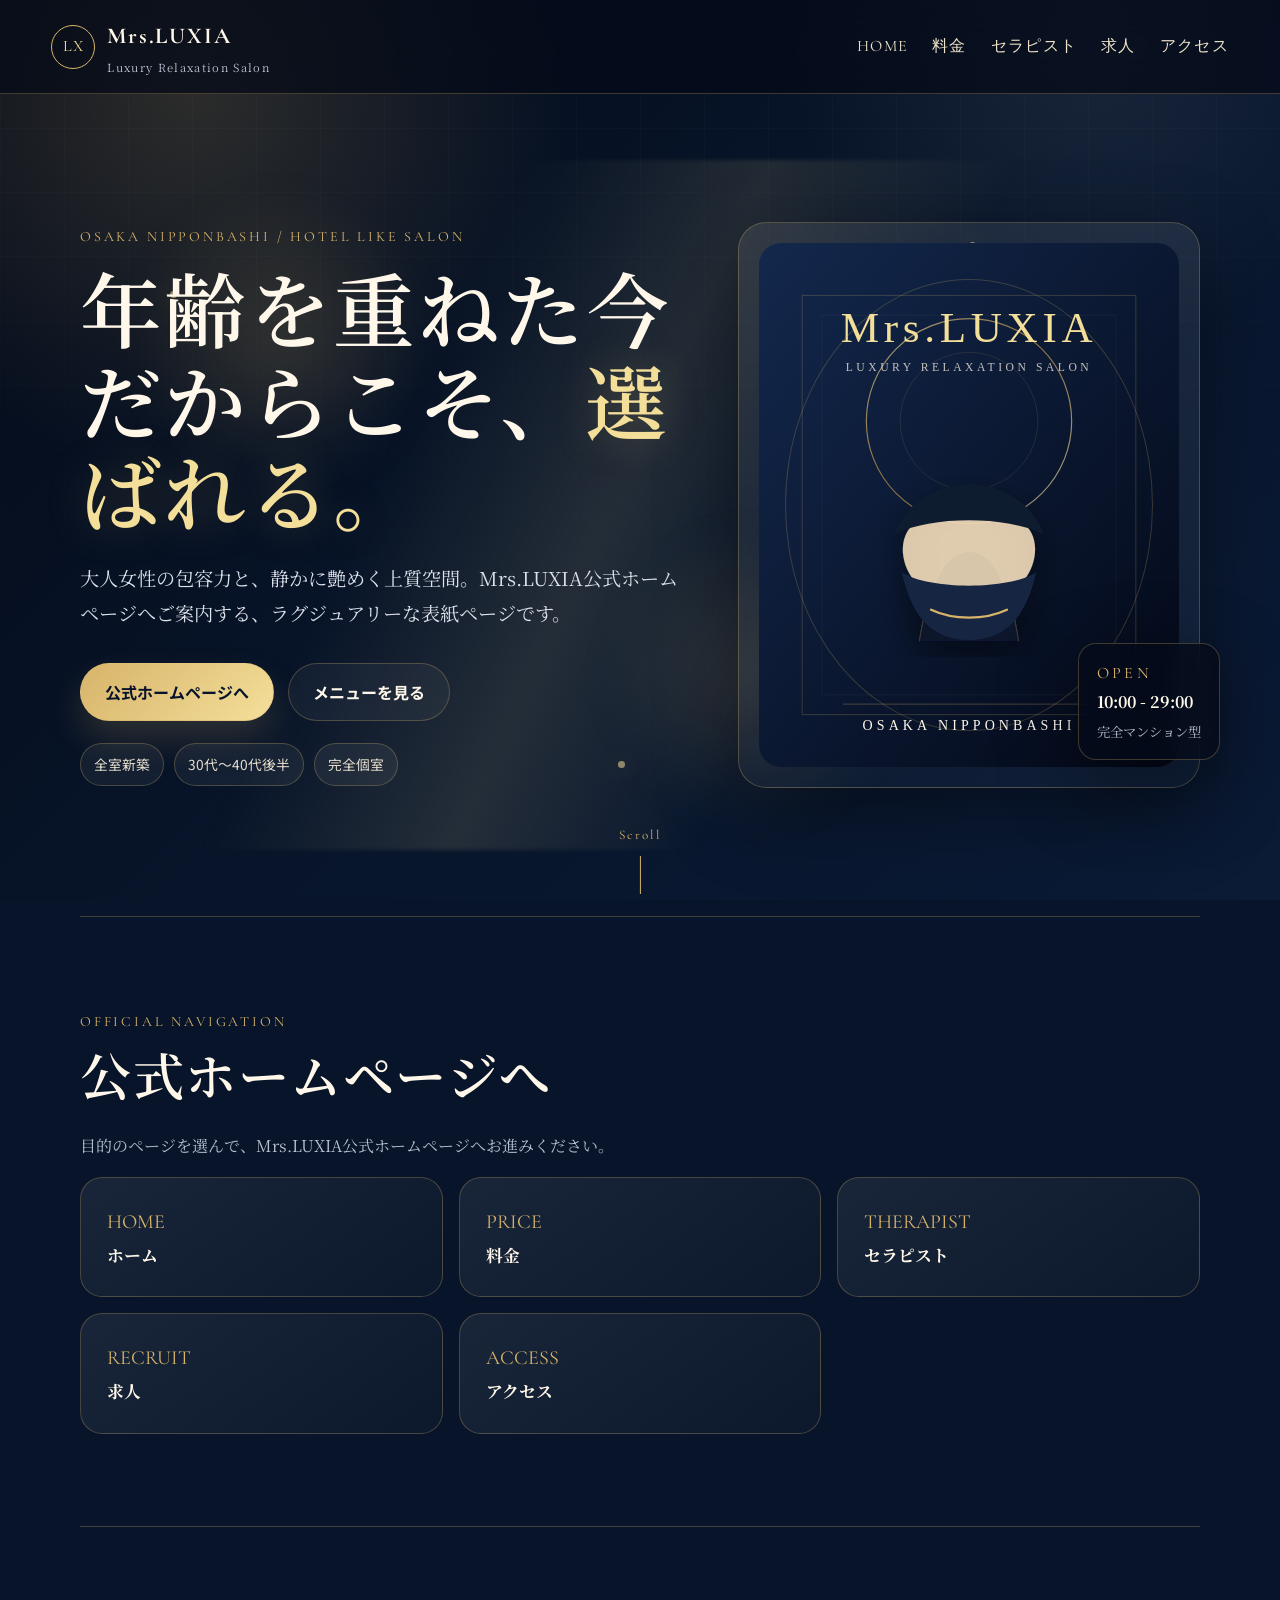
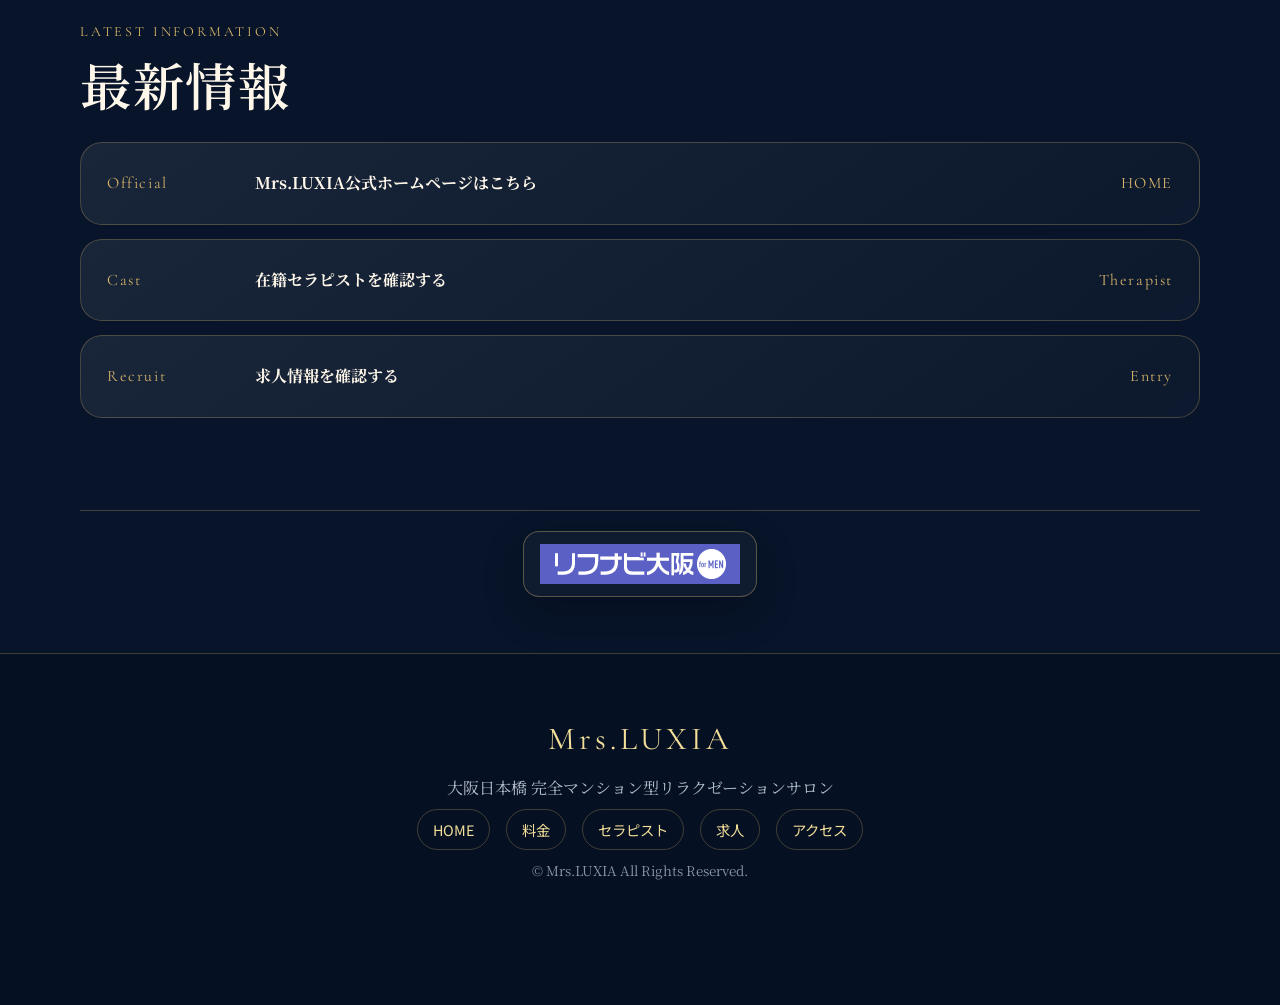
<file: index.html>
<!doctype html>
<html lang="ja">
<head>
  <meta charset="utf-8">
  <meta name="viewport" content="width=device-width, initial-scale=1">
  <title>Mrs.LUXIA｜大阪日本橋 高級リラクゼーションサロン</title>
  <meta name="description" content="Mrs.LUXIA（ミセスラクシア）は大阪日本橋の完全マンション型リラクゼーションサロン。公式ホームページへの表紙ページです。HOME・料金・セラピスト・求人・アクセスへご案内します。">
  <meta name="keywords" content="Mrs.LUXIA,ミセスラクシア,大阪,日本橋,メンズエステ,リラクゼーション,完全マンション型,ミセス,熟女,高級メンズエステ">
  <meta name="robots" content="index, follow, max-image-preview:large">
  <meta name="format-detection" content="telephone=no">
  <link rel="canonical" href="https://noriof12.github.io/Mrs-LUXIA-Livedoor/">
  <meta property="og:type" content="website">
  <meta property="og:title" content="Mrs.LUXIA｜大阪日本橋 高級リラクゼーションサロン">
  <meta property="og:description" content="年齢を重ねた今だからこそ選ばれる。Mrs.LUXIA公式ホームページへの表紙ページ。">
  <meta property="og:url" content="https://noriof12.github.io/Mrs-LUXIA-Livedoor/">
  <meta property="og:image" content="https://noriof12.github.io/Mrs-LUXIA-Livedoor/assets/img/ogp.svg">
  <meta name="twitter:card" content="summary_large_image">
  <meta name="theme-color" content="#071429">
  <link rel="icon" href="assets/img/favicon.svg" type="image/svg+xml">
  <link rel="manifest" href="manifest.webmanifest">
  <link rel="preconnect" href="https://fonts.googleapis.com">
  <link rel="preconnect" href="https://fonts.gstatic.com" crossorigin>
  <link href="https://fonts.googleapis.com/css2?family=Cormorant+Garamond:wght@500;600;700&family=Noto+Serif+JP:wght@400;500;600;700&family=Noto+Sans+JP:wght@400;500;700&display=swap" rel="stylesheet">
  <link rel="stylesheet" href="assets/css/style.css">
  <script type="application/ld+json">
  {"@context":"https://schema.org","@type":"LocalBusiness","name":"Mrs.LUXIA","alternateName":"ミセスラクシア","description":"大阪日本橋の完全マンション型リラクゼーションサロン。30代〜40代後半の上品な大人女性が在籍。","url":"https://nipponbashi-mrsluxia.com/","areaServed":"大阪日本橋","priceRange":"¥¥¥","image":"https://noriof12.github.io/Mrs-LUXIA-Livedoor/assets/img/ogp.svg","openingHours":"Mo-Su 10:00-29:00"}
  </script>
</head>
<body>
  <div class="loader" aria-hidden="true"><div><span>LX</span><strong>Mrs.LUXIA</strong></div></div>
  <div class="scroll-progress" aria-hidden="true"></div>
  <div class="page-bg" aria-hidden="true"><i></i><i></i><i></i></div>

  <header class="site-header" id="top">
    <a class="brand" href="#top" aria-label="Mrs.LUXIA トップへ"><span class="brand-mark">LX</span><span><strong>Mrs.LUXIA</strong><small>Luxury Relaxation Salon</small></span></a>
    <button class="nav-toggle" type="button" aria-label="メニューを開く" aria-expanded="false"><span></span><span></span></button>
    <nav class="global-nav" aria-label="メインナビゲーション">
      <a href="https://nipponbashi-mrsluxia.com/" target="_blank" rel="noopener">HOME</a>
      <a href="https://nipponbashi-mrsluxia.com/system/" target="_blank" rel="noopener">料金</a>
      <a href="https://nipponbashi-mrsluxia.com/cast/" target="_blank" rel="noopener">セラピスト</a>
      <a href="https://nipponbashi-mrsluxia.com/recruit/" target="_blank" rel="noopener">求人</a>
      <a href="https://nipponbashi-mrsluxia.com/access/" target="_blank" rel="noopener">アクセス</a>
    </nav>
  </header>

  <main>
    <section class="hero section reveal">
      <div class="hero-ambient" aria-hidden="true"><span></span><span></span><span></span><b></b></div>
      <div class="hero-copy">
        <p class="eyebrow">OSAKA NIPPONBASHI / HOTEL LIKE SALON</p>
        <h1 class="split-text">年齢を重ねた今<br>だからこそ、<span>選ばれる。</span></h1>
        <p class="lead">大人女性の包容力と、静かに艶めく上質空間。Mrs.LUXIA公式ホームページへご案内する、ラグジュアリーな表紙ページです。</p>
        <div class="hero-actions">
          <a class="btn primary shine" href="https://nipponbashi-mrsluxia.com/" target="_blank" rel="noopener">公式ホームページへ</a>
          <a class="btn ghost" href="#official-menu">メニューを見る</a>
        </div>
        <div class="hero-badges" aria-label="店舗特徴"><span>全室新築</span><span>30代〜40代後半</span><span>完全個室</span></div>
      </div>
      <div class="hero-visual">
        <div class="hero-card float-card" aria-label="Mrs.LUXIAイメージ"><div class="gold-ring"></div><img src="assets/img/hero.svg" alt="ネイビーとゴールドの高級ホテル風サロンイメージ" width="720" height="900" loading="eager"></div>
        <div class="status-card"><span>OPEN</span><strong>10:00 - 29:00</strong><small>完全マンション型</small></div>
      </div>
      <a href="#official-menu" class="scroll-cue" aria-label="下へスクロール">Scroll</a>
    </section>

    <section class="quick-menu section reveal" id="official-menu" aria-labelledby="menu-title">
      <p class="eyebrow">OFFICIAL NAVIGATION</p>
      <h2 id="menu-title">公式ホームページへ</h2>
      <p class="section-note">目的のページを選んで、Mrs.LUXIA公式ホームページへお進みください。</p>
      <div class="menu-grid luxia-cover-menu">
        <a href="https://nipponbashi-mrsluxia.com/" target="_blank" rel="noopener"><span>HOME</span><strong>ホーム</strong></a>
        <a href="https://nipponbashi-mrsluxia.com/system/" target="_blank" rel="noopener"><span>PRICE</span><strong>料金</strong></a>
        <a href="https://nipponbashi-mrsluxia.com/cast/" target="_blank" rel="noopener"><span>THERAPIST</span><strong>セラピスト</strong></a>
        <a href="https://nipponbashi-mrsluxia.com/recruit/" target="_blank" rel="noopener"><span>RECRUIT</span><strong>求人</strong></a>
        <a href="https://nipponbashi-mrsluxia.com/access/" target="_blank" rel="noopener"><span>ACCESS</span><strong>アクセス</strong></a>
      </div>
    </section>

    <section class="news section reveal" id="news">
      <p class="eyebrow">LATEST INFORMATION</p>
      <h2>最新情報</h2>
      <div class="news-list">
        <a href="https://nipponbashi-mrsluxia.com/" target="_blank" rel="noopener"><time>Official</time><strong>Mrs.LUXIA公式ホームページはこちら</strong><span>HOME</span></a>
        <a href="https://nipponbashi-mrsluxia.com/cast/" target="_blank" rel="noopener"><time>Cast</time><strong>在籍セラピストを確認する</strong><span>Therapist</span></a>
        <a href="https://nipponbashi-mrsluxia.com/recruit/" target="_blank" rel="noopener"><time>Recruit</time><strong>求人情報を確認する</strong><span>Entry</span></a>
      </div>
    </section>

    <section class="links section reveal partner-section" id="links" aria-label="掲載サイト">
      <div class="partner-links">
        <a href="https://osaka.refle.info/" target="_blank" rel="noopener" aria-label="リフナビを開く">
          <img src="assets/img/bunner200_2.gif" alt="リフナビ" width="200" height="40" loading="lazy">
        </a>
      </div>
    </section>
  </main>

  <footer class="site-footer"><a href="#top" class="footer-logo">Mrs.LUXIA</a><p>大阪日本橋 完全マンション型リラクゼーションサロン</p><p class="footer-links"><a href="https://nipponbashi-mrsluxia.com/" target="_blank" rel="noopener">HOME</a><a href="https://nipponbashi-mrsluxia.com/system/" target="_blank" rel="noopener">料金</a><a href="https://nipponbashi-mrsluxia.com/cast/" target="_blank" rel="noopener">セラピスト</a><a href="https://nipponbashi-mrsluxia.com/recruit/" target="_blank" rel="noopener">求人</a><a href="https://nipponbashi-mrsluxia.com/access/" target="_blank" rel="noopener">アクセス</a></p><small>© Mrs.LUXIA All Rights Reserved.</small></footer>
  <button class="to-top" type="button" aria-label="トップへ戻る">↑</button>
  <script src="assets/js/main.js"></script>
</body>
</html>
</file>
<file: assets/css/style.css>
:root{--navy:#071429;--navy2:#0d1e3b;--gold:#d7b46a;--gold2:#f4df9a;--ivory:#fff8ea;--muted:#b8c0d0;--line:rgba(215,180,106,.28);--glass:rgba(8,20,41,.72);--shadow:0 25px 80px rgba(0,0,0,.38);--radius:28px}*{box-sizing:border-box}html{scroll-behavior:smooth}body{margin:0;background:var(--navy);color:var(--ivory);font-family:'Noto Serif JP',serif;line-height:1.8;overflow-x:hidden}a{color:inherit;text-decoration:none}img{max-width:100%;height:auto;display:block}.loader{position:fixed;inset:0;z-index:999;background:#050b18;display:grid;place-items:center;transition:opacity .7s ease,visibility .7s ease}.loader.is-hide{opacity:0;visibility:hidden}.loader div{text-align:center;animation:loaderGlow 1.7s ease infinite alternate}.loader span{width:70px;height:70px;border:1px solid var(--gold);border-radius:50%;display:grid;place-items:center;margin:0 auto 14px;color:var(--gold2);font-family:'Cormorant Garamond',serif}.loader strong{font-family:'Cormorant Garamond',serif;letter-spacing:.18em;color:var(--gold2)}.scroll-progress{position:fixed;top:0;left:0;height:3px;width:0;background:linear-gradient(90deg,var(--gold),var(--gold2));z-index:1000}.page-bg{position:fixed;inset:0;z-index:-1;background:radial-gradient(circle at 15% 10%,rgba(215,180,106,.18),transparent 28%),radial-gradient(circle at 85% 5%,rgba(255,255,255,.07),transparent 22%),linear-gradient(135deg,#050b18,#071429 48%,#0b1b36);}.page-bg:after{content:"";position:absolute;inset:0;background-image:linear-gradient(rgba(255,255,255,.025) 1px,transparent 1px),linear-gradient(90deg,rgba(255,255,255,.025) 1px,transparent 1px);background-size:64px 64px;mask-image:linear-gradient(to bottom,black,transparent 78%)}.page-bg i{position:absolute;width:28vw;height:28vw;border-radius:50%;background:radial-gradient(circle,rgba(215,180,106,.16),transparent 60%);filter:blur(20px);animation:orb 12s ease-in-out infinite}.page-bg i:nth-child(1){left:8%;top:18%}.page-bg i:nth-child(2){right:8%;top:28%;animation-delay:-4s}.page-bg i:nth-child(3){left:45%;bottom:5%;animation-delay:-8s}.site-header{position:sticky;top:0;z-index:50;display:flex;align-items:center;justify-content:space-between;padding:16px clamp(18px,4vw,58px);backdrop-filter:blur(18px);background:rgba(5,11,24,.72);border-bottom:1px solid var(--line)}.brand{display:flex;gap:12px;align-items:center}.brand-mark{width:44px;height:44px;border:1px solid var(--gold);display:grid;place-items:center;border-radius:50%;font-family:'Cormorant Garamond',serif;color:var(--gold2);letter-spacing:.06em}.brand strong{display:block;font-family:'Cormorant Garamond',serif;font-size:1.42rem;letter-spacing:.08em}.brand small{display:block;color:var(--muted);font-size:.7rem;letter-spacing:.12em}.global-nav{display:flex;gap:24px;font-family:'Cormorant Garamond',serif;letter-spacing:.08em}.global-nav a{color:#efe4ca;position:relative}.global-nav a:after{content:"";position:absolute;left:0;bottom:-6px;width:0;height:1px;background:var(--gold);transition:.35s}.global-nav a:hover:after{width:100%}.nav-toggle{display:none;background:none;border:0;width:42px;height:42px;position:relative}.nav-toggle span{display:block;height:1px;background:var(--gold);margin:9px 6px;transition:.3s}.section{width:min(1120px,calc(100% - 36px));margin:0 auto;padding:92px 0}.hero{min-height:calc(100vh - 78px);display:grid;grid-template-columns:1.02fr .78fr;gap:54px;align-items:center;position:relative}.eyebrow{font-family:'Cormorant Garamond',serif;color:var(--gold);letter-spacing:.2em;font-size:.88rem;margin:0 0 12px}.hero h1,.section h2{font-size:clamp(2.15rem,7vw,5.1rem);line-height:1.12;margin:0;font-weight:600;letter-spacing:.03em}.split-text{animation:titleIn 1s ease both .3s}.hero h1 span{color:var(--gold2);text-shadow:0 0 40px rgba(215,180,106,.25)}.lead{font-size:clamp(1rem,2.2vw,1.2rem);color:#dce1ea;max-width:680px;margin:26px 0 32px}.hero-actions,.campaign{display:flex;gap:14px;flex-wrap:wrap;align-items:center}.btn{display:inline-flex;align-items:center;justify-content:center;min-width:160px;padding:14px 24px;border-radius:999px;border:1px solid var(--line);font-family:'Noto Sans JP',sans-serif;font-weight:700;transition:.32s;overflow:hidden;position:relative}.btn.primary{background:linear-gradient(135deg,var(--gold),var(--gold2));color:#09142a;box-shadow:0 18px 35px rgba(215,180,106,.18)}.btn.ghost{color:var(--ivory);background:rgba(255,255,255,.045)}.btn:hover{transform:translateY(-3px)}.shine:before{content:"";position:absolute;inset:-40% auto -40% -70%;width:40%;background:linear-gradient(90deg,transparent,rgba(255,255,255,.55),transparent);transform:rotate(20deg);animation:shine 3.2s ease-in-out infinite}.hero-visual{position:relative}.hero-card{position:relative;border:1px solid var(--line);border-radius:var(--radius);padding:20px;background:linear-gradient(180deg,rgba(255,255,255,.08),rgba(255,255,255,.025));box-shadow:var(--shadow);overflow:hidden}.hero-card img{border-radius:22px}.float-card{animation:float 5s ease-in-out infinite}.gold-ring{position:absolute;inset:10%;border:1px solid rgba(215,180,106,.23);border-radius:50%;filter:blur(.2px);animation:pulse 5s ease-in-out infinite}.status-card{position:absolute;right:-20px;bottom:28px;border:1px solid var(--line);border-radius:18px;background:rgba(5,11,24,.72);backdrop-filter:blur(14px);padding:14px 18px;box-shadow:var(--shadow)}.status-card span{color:var(--gold);font-family:'Cormorant Garamond',serif;letter-spacing:.2em}.status-card strong{display:block}.status-card small{color:var(--muted)}.scroll-cue{position:absolute;bottom:22px;left:50%;transform:translateX(-50%);font-family:'Cormorant Garamond',serif;color:var(--gold);letter-spacing:.18em;font-size:.82rem}.scroll-cue:after{content:"";display:block;width:1px;height:38px;background:var(--gold);margin:8px auto 0;animation:scrollLine 1.8s ease infinite}.quick-menu,.price,.links,.news,.therapist{border-top:1px solid var(--line)}.quick-menu h2,.price h2,.links h2,.news h2,.therapist h2{font-size:clamp(1.8rem,4vw,3.4rem);margin-bottom:28px}.menu-grid{display:grid;grid-template-columns:repeat(3,1fr);gap:16px}.menu-grid a,.feature article,.price-card,.news-list a,.therapist article{border:1px solid var(--line);background:linear-gradient(145deg,rgba(255,255,255,.075),rgba(255,255,255,.025));border-radius:22px;padding:26px;transition:.35s;position:relative;overflow:hidden}.menu-grid a:before,.price-card:before,.news-list a:before{content:"";position:absolute;inset:0;background:linear-gradient(120deg,transparent,rgba(215,180,106,.12),transparent);transform:translateX(-100%);transition:.65s}.menu-grid a:hover:before,.price-card:hover:before,.news-list a:hover:before{transform:translateX(100%)}.menu-grid a:hover,.feature article:hover,.price-card:hover,.news-list a:hover,.therapist article:hover{transform:translateY(-6px);border-color:rgba(244,223,154,.62)}.menu-grid span{display:block;color:var(--gold);font-family:'Cormorant Garamond',serif;font-size:1.25rem}.menu-grid strong{font-size:1.05rem}.concept{display:grid;grid-template-columns:.85fr 1.15fr;gap:42px;align-items:start}.concept h2{font-size:clamp(1.8rem,4vw,3.6rem)}.concept p:last-child{color:#d7deea;font-size:1.06rem}.therapist-track{display:flex;gap:18px;overflow-x:auto;scroll-snap-type:x mandatory;padding-bottom:12px}.therapist article{min-width:310px;scroll-snap-align:start}.therapist img{width:100%;border-radius:18px}.therapist h3{font-family:'Cormorant Garamond',serif;color:var(--gold2);font-size:2rem;margin:14px 0 0}.therapist p{margin:0;color:var(--muted)}.feature{display:grid;grid-template-columns:repeat(3,1fr);gap:18px;padding-top:20px}.feature span{color:var(--gold);font-family:'Cormorant Garamond',serif;font-size:2.2rem}.feature h3{margin:8px 0 10px;color:var(--gold2)}.feature p{color:#d2d9e7;margin:0}.price-wrap{display:grid;grid-template-columns:repeat(2,1fr);gap:22px}.price-card h3{font-family:'Cormorant Garamond',serif;font-size:2.5rem;color:var(--gold2);margin:0}.price-card p{color:#d1d9e8}.price-card dl{margin:24px 0 0}.price-card div{display:flex;justify-content:space-between;border-top:1px solid rgba(255,255,255,.12);padding:13px 0}.price-card dt{color:var(--muted);font-family:'Cormorant Garamond',serif;letter-spacing:.12em}.price-card dd{margin:0;font-weight:700}.premium{box-shadow:0 0 0 1px rgba(244,223,154,.26),var(--shadow)}.campaign{justify-content:space-between;border:1px solid var(--line);border-radius:var(--radius);padding:42px;background:linear-gradient(135deg,rgba(215,180,106,.16),rgba(255,255,255,.035));}.campaign h2{font-size:clamp(1.8rem,4vw,3.4rem);margin:0}.campaign strong{font-size:1.45em;color:var(--gold2)}.news-list{display:grid;gap:14px}.news-list a{display:grid;grid-template-columns:130px 1fr auto;gap:18px;align-items:center}.news-list time,.news-list span{font-family:'Cormorant Garamond',serif;color:var(--gold);letter-spacing:.1em}.section-note{color:var(--muted)}code{background:rgba(255,255,255,.08);padding:.15em .45em;border-radius:8px}.marquee{overflow:hidden;border:1px solid var(--line);border-radius:20px;background:rgba(255,255,255,.035);padding:14px}.marquee-inner{display:flex;gap:14px;width:max-content;animation:marquee 26s linear infinite}.marquee:hover .marquee-inner{animation-play-state:paused}.marquee a{width:230px;flex:0 0 auto;border:1px solid var(--line);border-radius:16px;padding:10px;background:rgba(255,255,255,.045)}.site-footer{text-align:center;padding:56px 20px 120px;border-top:1px solid var(--line);background:rgba(0,0,0,.16)}.footer-logo{font-family:'Cormorant Garamond',serif;color:var(--gold2);font-size:2rem;letter-spacing:.12em}.site-footer p{color:var(--muted);margin:6px 0}.site-footer small{color:#8c96a8}.fixed-cta{position:fixed;left:50%;bottom:18px;transform:translateX(-50%);z-index:60;display:grid;grid-template-columns:repeat(3,1fr);width:min(520px,calc(100% - 28px));border:1px solid var(--line);border-radius:999px;overflow:hidden;background:rgba(5,11,24,.86);backdrop-filter:blur(18px);box-shadow:var(--shadow)}.fixed-cta a{text-align:center;padding:13px 8px;font-family:'Noto Sans JP',sans-serif;font-weight:700}.fixed-cta a+ a{border-left:1px solid var(--line)}.to-top{position:fixed;right:18px;bottom:88px;z-index:60;width:44px;height:44px;border-radius:50%;border:1px solid var(--line);background:rgba(5,11,24,.82);color:var(--gold2);opacity:0;pointer-events:none;transition:.3s}.to-top.is-show{opacity:1;pointer-events:auto}.reveal{opacity:0;transform:translateY(24px);transition:opacity .8s ease,transform .8s ease}.reveal.is-visible{opacity:1;transform:none}@keyframes loaderGlow{to{filter:drop-shadow(0 0 28px rgba(215,180,106,.55))}}@keyframes orb{50%{transform:translate3d(20px,-30px,0) scale(1.14)}}@keyframes titleIn{from{opacity:0;filter:blur(8px);transform:translateY(18px)}to{opacity:1;filter:blur(0);transform:none}}@keyframes shine{0%,55%{left:-70%}100%{left:130%}}@keyframes float{0%,100%{transform:translateY(0) scale(1)}50%{transform:translateY(-10px) scale(1.03)}}@keyframes pulse{50%{transform:scale(1.07);opacity:.72}}@keyframes scrollLine{0%{transform:scaleY(0);transform-origin:top}45%{transform:scaleY(1);transform-origin:top}46%{transform-origin:bottom}100%{transform:scaleY(0);transform-origin:bottom}}@keyframes marquee{to{transform:translateX(-50%)}}@media(max-width:860px){.nav-toggle{display:block}.global-nav{position:fixed;top:77px;left:18px;right:18px;display:grid;gap:0;padding:12px;border:1px solid var(--line);border-radius:20px;background:rgba(5,11,24,.96);transform:translateY(-16px);opacity:0;pointer-events:none;transition:.28s}.global-nav.is-open{opacity:1;transform:none;pointer-events:auto}.global-nav a{padding:12px}.hero{grid-template-columns:1fr;gap:24px;padding-top:50px}.hero-card{max-width:430px;margin:auto}.status-card{right:10px}.menu-grid{grid-template-columns:repeat(2,1fr)}.concept,.feature,.price-wrap{grid-template-columns:1fr}.news-list a{grid-template-columns:1fr;gap:3px}.section{padding:68px 0}.campaign{padding:28px}.scroll-cue{display:none}}@media(max-width:520px){.brand small{display:none}.brand-mark{width:38px;height:38px}.site-header{padding:13px 16px}.hero h1{font-size:2.42rem}.menu-grid{grid-template-columns:1fr}.menu-grid a,.feature article,.price-card{padding:22px}.btn{width:100%}.hero-actions{width:100%}.campaign .btn{width:100%}.therapist article{min-width:84vw}.marquee a{width:190px}.fixed-cta{bottom:12px}.to-top{bottom:78px}}

/* ===== Ver.4 polish ===== */
.hero{isolation:isolate}.hero-ambient{position:absolute;inset:0;z-index:-1;pointer-events:none;overflow:hidden}.hero-ambient span{position:absolute;width:7px;height:7px;border-radius:50%;background:var(--gold2);box-shadow:0 0 24px rgba(244,223,154,.9);opacity:.55;animation:luxParticle 8s ease-in-out infinite}.hero-ambient span:nth-child(1){left:8%;top:24%;animation-delay:.2s}.hero-ambient span:nth-child(2){right:20%;top:18%;animation-delay:1.4s}.hero-ambient span:nth-child(3){left:48%;bottom:18%;animation-delay:2.2s}.hero-ambient b{position:absolute;inset:8% -20%;background:linear-gradient(115deg,transparent 35%,rgba(244,223,154,.12),transparent 62%);filter:blur(2px);animation:luxSweep 7s ease-in-out infinite}.hero-badges{display:flex;gap:10px;flex-wrap:wrap;margin-top:22px}.hero-badges span{border:1px solid var(--line);background:rgba(255,255,255,.055);border-radius:999px;padding:8px 13px;color:#e7dfce;font-family:'Noto Sans JP',sans-serif;font-size:.86rem}.luxury-band{width:min(1120px,calc(100% - 36px));margin:0 auto 40px;display:grid;grid-template-columns:repeat(3,1fr);gap:14px;border:1px solid var(--line);border-radius:var(--radius);background:linear-gradient(135deg,rgba(255,255,255,.07),rgba(215,180,106,.07));padding:18px}.luxury-band div{text-align:center;border-right:1px solid var(--line);padding:18px 8px}.luxury-band div:last-child{border-right:0}.luxury-band strong{display:block;font-family:'Cormorant Garamond',serif;font-size:clamp(2rem,6vw,4rem);line-height:1;color:var(--gold2);font-weight:600}.luxury-band span{font-family:'Noto Sans JP',sans-serif;color:var(--muted);letter-spacing:.08em}.footer-links{display:flex;justify-content:center;gap:16px;flex-wrap:wrap}.footer-links a{border:1px solid var(--line);border-radius:999px;padding:7px 15px;color:var(--gold2);font-family:'Noto Sans JP',sans-serif;font-size:.9rem}.fixed-cta{bottom:calc(12px + env(safe-area-inset-bottom));}.site-footer{padding-bottom:calc(120px + env(safe-area-inset-bottom))}@keyframes luxParticle{0%,100%{transform:translate3d(0,0,0) scale(.7);opacity:.25}45%{transform:translate3d(26px,-34px,0) scale(1.35);opacity:.85}}@keyframes luxSweep{0%,45%{transform:translateX(-45%) rotate(-3deg);opacity:0}70%{opacity:1}100%{transform:translateX(45%) rotate(-3deg);opacity:0}}@media(max-width:700px){.luxury-band{grid-template-columns:1fr;padding:8px}.luxury-band div{border-right:0;border-bottom:1px solid var(--line)}.luxury-band div:last-child{border-bottom:0}.hero-badges span{font-size:.78rem;padding:7px 11px}.hero-visual{margin-top:8px}}

/* Ver.6 partner banner: fixed, minimal, no marquee */
.partner-section{
  padding-top: 20px;
  padding-bottom: 56px;
}

.partner-links{
  display:flex;
  justify-content:center;
  align-items:center;
  margin:0 auto;
}

.partner-links a{
  display:inline-flex;
  align-items:center;
  justify-content:center;
  padding:12px 16px;
  border:1px solid rgba(214,180,106,.38);
  border-radius:16px;
  background:rgba(255,255,255,.035);
  box-shadow:0 16px 40px rgba(0,0,0,.22);
  transition:transform .25s ease, border-color .25s ease, background .25s ease;
}

.partner-links a:hover{
  transform:translateY(-2px);
  border-color:rgba(244,223,154,.75);
  background:rgba(255,255,255,.06);
}

.partner-links img{
  display:block;
  width:200px;
  height:40px;
  object-fit:contain;
}

.marquee,
.marquee-inner{
  animation:none!important;
}
</file>
